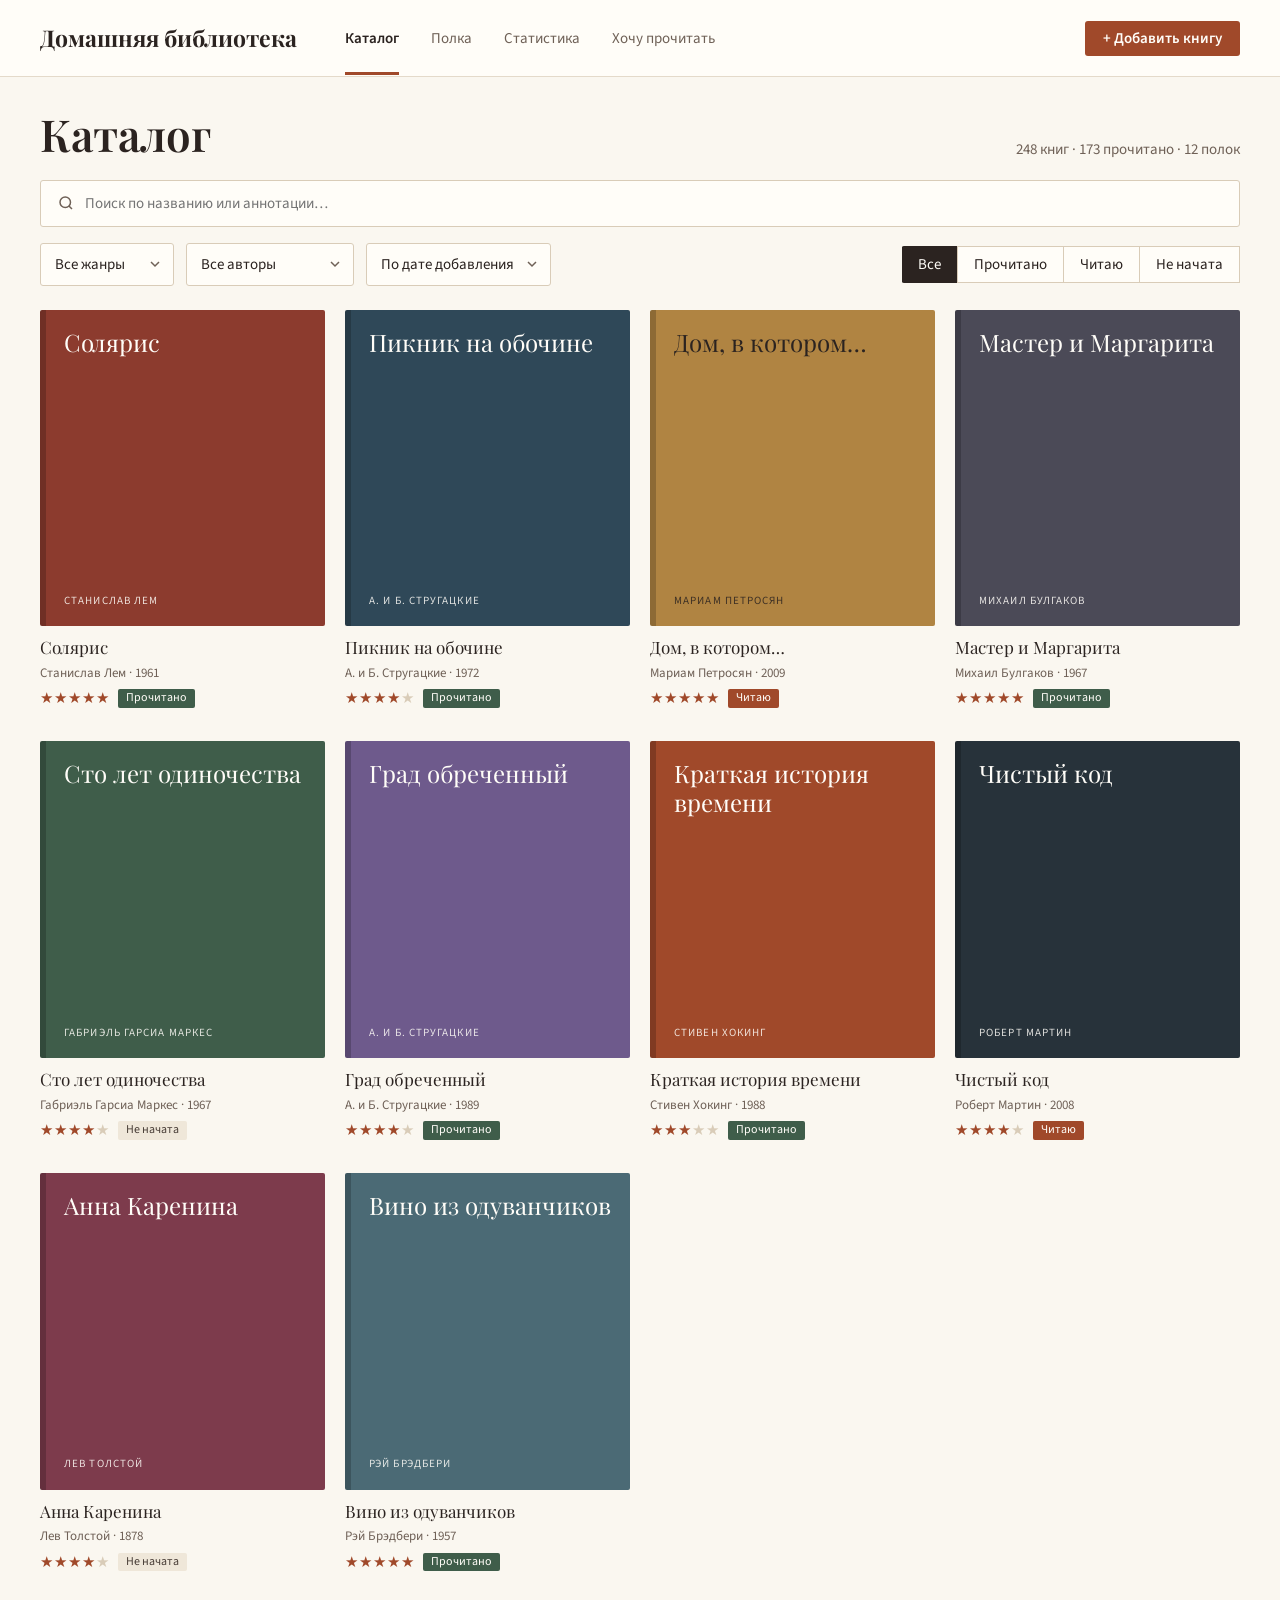
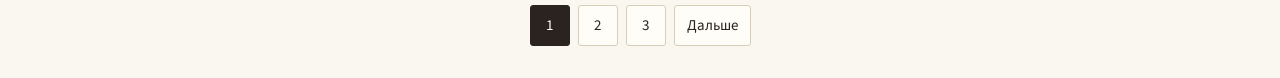
<file: index.html>
<!DOCTYPE html>
<html lang="ru">
<head>
  <meta charset="UTF-8">
  <meta name="viewport" content="width=device-width, initial-scale=1.0">
  <title>Каталог — Домашняя библиотека</title>
  <link rel="stylesheet" href="https://fonts.googleapis.com/css2?family=Playfair+Display:wght@500;600;700&family=Source+Sans+3:wght@400;600&display=swap">
  <link rel="stylesheet" href="css/style.css">
</head>
<body>
  <header class="header">
    <div class="container header__inner">
      <a class="logo" href="index.html"><span class="logo__long">Домашняя библиотека</span><span class="logo__short">Моя библиотека</span></a>
      <nav class="nav">
        <a class="nav__link nav__link--active" href="index.html">Каталог</a>
        <a class="nav__link" href="shelf.html">Полка</a>
        <a class="nav__link" href="stats.html">Статистика</a>
        <a class="nav__link" href="reading.html">Хочу прочитать</a>
      </nav>
      <a class="header__add" href="add.html">+<span class="header__add-text"> Добавить<span class="header__add-long"> книгу</span></span></a>
    </div>
  </header>

  <main class="container">
    <div class="page-head">
      <h1 class="page-title">Каталог</h1>
      <p class="muted">248 книг · 173 прочитано<span class="from-1024"> · 12 полок</span></p>
    </div>

    <input class="input search" type="text" placeholder="Поиск по названию или аннотации…">

    <div class="filters">
      <div class="filters__selects">
        <span class="filters__label">Жанр</span>
        <select class="select">
          <option>Все жанры</option>
          <option>Фантастика</option>
          <option>Роман</option>
          <option>Нон-фикшн</option>
          <option>Поэзия</option>
          <option>Детектив</option>
          <option>Техническая</option>
        </select>
        <span class="filters__label">Автор</span>
        <select class="select">
          <option>Все авторы</option>
          <option>Станислав Лем</option>
          <option>А. и Б. Стругацкие</option>
          <option>Михаил Булгаков</option>
          <option>Лев Толстой</option>
        </select>
        <span class="filters__label">Сортировка</span>
        <select class="select">
          <option>По дате добавления</option>
          <option>По названию</option>
          <option>По автору</option>
          <option>По оценке</option>
        </select>
      </div>
      <div class="tabs">
        <button class="tabs__btn tabs__btn--active" data-status="all">Все</button>
        <button class="tabs__btn" data-status="read">Прочитано</button>
        <button class="tabs__btn" data-status="reading">Читаю</button>
        <button class="tabs__btn" data-status="new">Не начата</button>
        <button class="tabs__btn tabs__more">Фильтры</button>
      </div>
    </div>

    <div class="books">
      <a class="book-card" href="book.html" data-status="read">
        <div class="cover c1"><span class="cover__title">Солярис</span><span class="cover__author">Станислав Лем</span></div>
        <span class="book-card__title">Солярис</span>
        <p class="book-card__meta">Станислав Лем · 1961</p>
        <div class="book-card__row"><span class="stars">★★★★★</span><span class="tag">Прочитано</span></div>
      </a>
      <a class="book-card" href="book.html" data-status="read">
        <div class="cover c2"><span class="cover__title">Пикник на обочине</span><span class="cover__author">А. и Б. Стругацкие</span></div>
        <span class="book-card__title">Пикник на обочине</span>
        <p class="book-card__meta">А. и Б. Стругацкие · 1972</p>
        <div class="book-card__row"><span class="stars">★★★★<span>★</span></span><span class="tag">Прочитано</span></div>
      </a>
      <a class="book-card" href="book.html" data-status="reading">
        <div class="cover c3"><span class="cover__title">Дом, в котором…</span><span class="cover__author">Мариам Петросян</span></div>
        <span class="book-card__title">Дом, в котором…</span>
        <p class="book-card__meta">Мариам Петросян · 2009</p>
        <div class="book-card__row"><span class="stars">★★★★★</span><span class="tag tag--reading">Читаю</span></div>
      </a>
      <a class="book-card" href="book.html" data-status="read">
        <div class="cover c4"><span class="cover__title">Мастер и Маргарита</span><span class="cover__author">Михаил Булгаков</span></div>
        <span class="book-card__title">Мастер и Маргарита</span>
        <p class="book-card__meta">Михаил Булгаков · 1967</p>
        <div class="book-card__row"><span class="stars">★★★★★</span><span class="tag">Прочитано</span></div>
      </a>
      <a class="book-card" href="book.html" data-status="new">
        <div class="cover c5"><span class="cover__title">Сто лет одиночества</span><span class="cover__author">Габриэль Гарсиа Маркес</span></div>
        <span class="book-card__title">Сто лет одиночества</span>
        <p class="book-card__meta">Габриэль Гарсиа Маркес · 1967</p>
        <div class="book-card__row"><span class="stars">★★★★<span>★</span></span><span class="tag tag--new">Не начата</span></div>
      </a>
      <a class="book-card" href="book.html" data-status="read">
        <div class="cover c6"><span class="cover__title">Град обреченный</span><span class="cover__author">А. и Б. Стругацкие</span></div>
        <span class="book-card__title">Град обреченный</span>
        <p class="book-card__meta">А. и Б. Стругацкие · 1989</p>
        <div class="book-card__row"><span class="stars">★★★★<span>★</span></span><span class="tag">Прочитано</span></div>
      </a>
      <a class="book-card" href="book.html" data-status="read">
        <div class="cover c7"><span class="cover__title">Краткая история времени</span><span class="cover__author">Стивен Хокинг</span></div>
        <span class="book-card__title">Краткая история времени</span>
        <p class="book-card__meta">Стивен Хокинг · 1988</p>
        <div class="book-card__row"><span class="stars">★★★<span>★★</span></span><span class="tag">Прочитано</span></div>
      </a>
      <a class="book-card" href="book.html" data-status="reading">
        <div class="cover c8"><span class="cover__title">Чистый код</span><span class="cover__author">Роберт Мартин</span></div>
        <span class="book-card__title">Чистый код</span>
        <p class="book-card__meta">Роберт Мартин · 2008</p>
        <div class="book-card__row"><span class="stars">★★★★<span>★</span></span><span class="tag tag--reading">Читаю</span></div>
      </a>
      <a class="book-card" href="book.html" data-status="new">
        <div class="cover c9"><span class="cover__title">Анна Каренина</span><span class="cover__author">Лев Толстой</span></div>
        <span class="book-card__title">Анна Каренина</span>
        <p class="book-card__meta">Лев Толстой · 1878</p>
        <div class="book-card__row"><span class="stars">★★★★<span>★</span></span><span class="tag tag--new">Не начата</span></div>
      </a>
      <a class="book-card" href="book.html" data-status="read">
        <div class="cover c10"><span class="cover__title">Вино из одуванчиков</span><span class="cover__author">Рэй Брэдбери</span></div>
        <span class="book-card__title">Вино из одуванчиков</span>
        <p class="book-card__meta">Рэй Брэдбери · 1957</p>
        <div class="book-card__row"><span class="stars">★★★★★</span><span class="tag">Прочитано</span></div>
      </a>
    </div>

    <div class="pagination">
      <a class="pagination__active" href="index.html">1</a>
      <a href="index.html">2</a>
      <a href="index.html">3</a>
      <a href="index.html">Дальше</a>
    </div>
  </main>

  <nav class="bottom-nav">
    <a class="bottom-nav__link bottom-nav__link--active" href="index.html"><svg viewBox="0 0 24 24" fill="none" stroke="currentColor" stroke-width="2"><rect x="4" y="4" width="7" height="7"/><rect x="13" y="4" width="7" height="7"/><rect x="4" y="13" width="7" height="7"/><rect x="13" y="13" width="7" height="7"/></svg>Каталог</a>
    <a class="bottom-nav__link" href="shelf.html"><svg viewBox="0 0 24 24" fill="none" stroke="currentColor" stroke-width="2"><path d="M5 4v16M10 4v16M15 6l4 14M3 20h18"/></svg>Полка</a>
    <a class="bottom-nav__link" href="stats.html"><svg viewBox="0 0 24 24" fill="none" stroke="currentColor" stroke-width="2"><path d="M5 20v-8M12 20V5M19 20v-9"/></svg>Статистика</a>
    <a class="bottom-nav__link" href="reading.html"><svg viewBox="0 0 24 24" fill="none" stroke="currentColor" stroke-width="2"><path d="M6 3h12v18l-6-4-6 4z"/></svg>Хочу</a>
  </nav>

  <script src="js/script.js"></script>
</body>
</html>
</file>
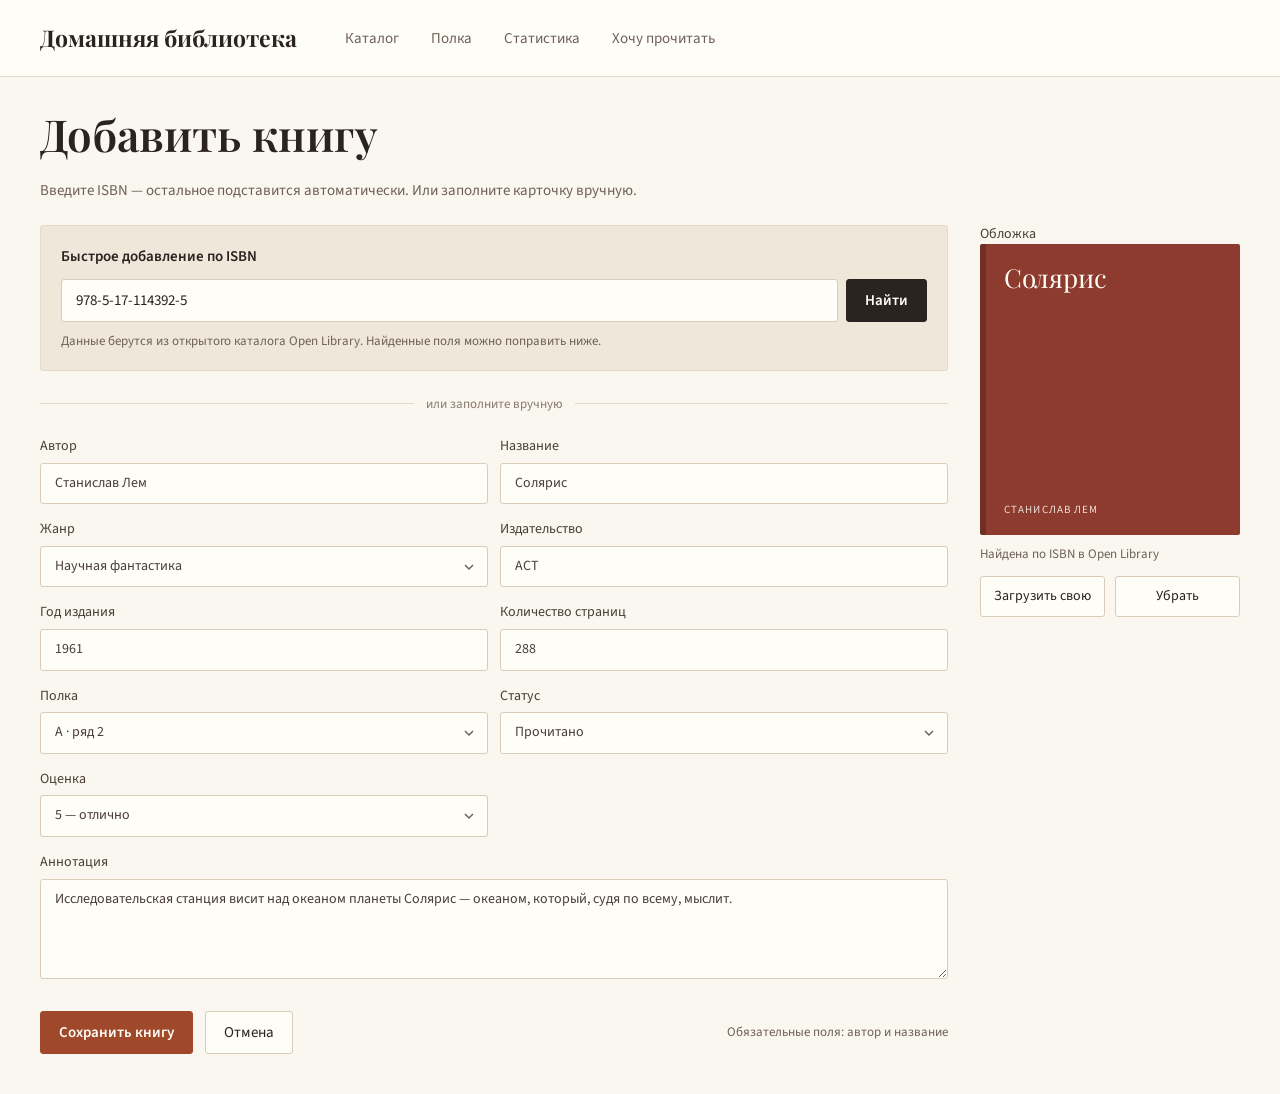
<file: add.html>
<!DOCTYPE html>
<html lang="ru">
<head>
  <meta charset="UTF-8">
  <meta name="viewport" content="width=device-width, initial-scale=1.0">
  <title>Добавить книгу — Домашняя библиотека</title>
  <link rel="stylesheet" href="https://fonts.googleapis.com/css2?family=Playfair+Display:wght@500;600;700&family=Source+Sans+3:wght@400;600&display=swap">
  <link rel="stylesheet" href="css/style.css">
</head>
<body class="inner no-nav">
  <div class="topbar">
    <a class="topbar__link" href="index.html">←</a>
    <span>Новая книга</span>
    <span class="topbar__link"></span>
  </div>

  <header class="header">
    <div class="container header__inner">
      <a class="logo" href="index.html"><span class="logo__long">Домашняя библиотека</span><span class="logo__short">Моя библиотека</span></a>
      <nav class="nav">
        <a class="nav__link" href="index.html">Каталог</a>
        <a class="nav__link" href="shelf.html">Полка</a>
        <a class="nav__link" href="stats.html">Статистика</a>
        <a class="nav__link" href="reading.html">Хочу прочитать</a>
      </nav>
    </div>
  </header>

  <main class="container">
    <div class="page-head">
      <h1 class="page-title">Добавить книгу</h1>
    </div>
    <p class="muted lead">Введите ISBN — остальное подставится автоматически. Или заполните карточку вручную.</p>

    <form class="add" action="index.html">
      <div class="add__main">
        <div class="isbn">
          <p class="isbn__title">Быстрое добавление по ISBN</p>
          <div class="isbn__row">
            <input class="input" type="text" value="978-5-17-114392-5">
            <button class="btn btn--dark" type="button">Найти</button>
            <button class="btn isbn__scan" type="button">Сканировать</button>
          </div>
          <p class="isbn__hint muted">Данные берутся из открытого каталога Open Library. Найденные поля можно поправить ниже.</p>
        </div>

        <p class="divider">или заполните вручную</p>

        <div class="form-grid">
          <label class="field field--main">Автор
            <input class="input" type="text" value="Станислав Лем" required>
          </label>
          <label class="field field--main">Название
            <input class="input" type="text" value="Солярис" required>
          </label>
          <label class="field">Жанр
            <select class="select">
              <option>Научная фантастика</option>
              <option>Роман</option>
              <option>Нон-фикшн</option>
              <option>Поэзия</option>
              <option>Детектив</option>
              <option>Техническая</option>
            </select>
          </label>
          <label class="field">Издательство
            <input class="input" type="text" value="АСТ">
          </label>
          <label class="field">Год издания
            <input class="input" type="number" value="1961">
          </label>
          <label class="field">Количество страниц
            <input class="input" type="number" value="288">
          </label>
          <label class="field">Полка
            <select class="select">
              <option>А · ряд 1</option>
              <option selected>А · ряд 2</option>
              <option>Б · ряд 1</option>
              <option>Б · ряд 2</option>
              <option>В · ряд 1</option>
            </select>
          </label>
          <label class="field">Статус
            <select class="select">
              <option>Прочитано</option>
              <option>Читаю</option>
              <option>Хочу прочитать</option>
            </select>
          </label>
          <label class="field">Оценка
            <select class="select">
              <option>5 — отлично</option>
              <option>4 — хорошо</option>
              <option>3 — нормально</option>
              <option>2 — плохо</option>
              <option>1 — ужасно</option>
            </select>
          </label>
          <label class="field field--wide">Аннотация
            <textarea class="input" rows="4">Исследовательская станция висит над океаном планеты Солярис — океаном, который, судя по всему, мыслит.</textarea>
          </label>
        </div>
      </div>

      <aside class="add__cover">
        <p class="field">Обложка</p>
        <div class="cover cover--big c1"><span class="cover__title">Солярис</span><span class="cover__author">Станислав Лем</span></div>
        <p class="add__found muted">Найдена по ISBN в Open Library</p>
        <div class="add__cover-btns">
          <button class="btn" type="button">Загрузить свою</button>
          <button class="btn" type="button">Убрать</button>
        </div>
      </aside>

      <div class="add__buttons">
        <a class="btn" href="index.html">Отмена</a>
        <button class="btn btn--accent" type="submit">Сохранить книгу</button>
        <span class="add__note muted">Обязательные поля: автор и название</span>
      </div>
    </form>
  </main>

  <script src="js/script.js"></script>
</body>
</html>
</file>
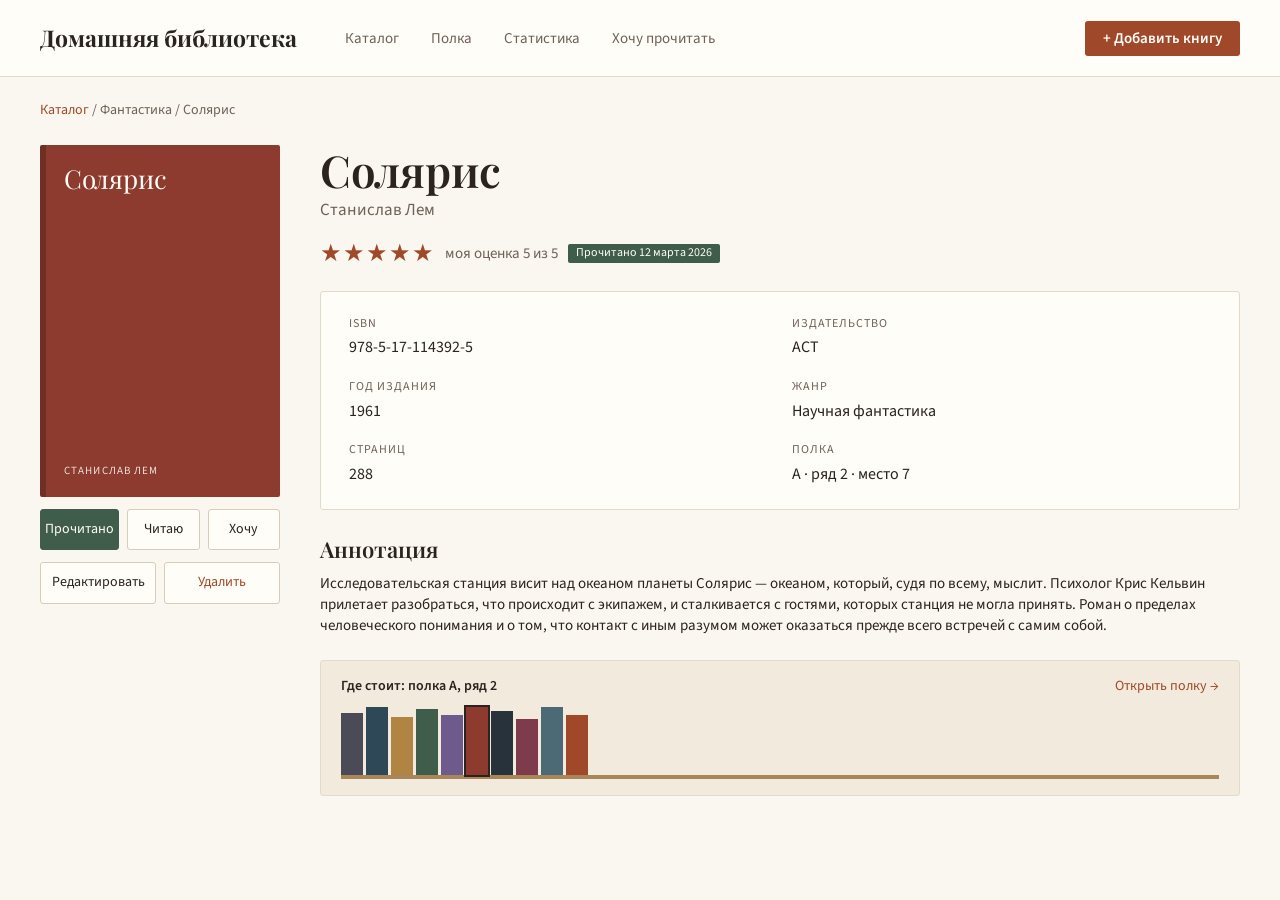
<file: book.html>
<!DOCTYPE html>
<html lang="ru">
<head>
  <meta charset="UTF-8">
  <meta name="viewport" content="width=device-width, initial-scale=1.0">
  <title>Солярис — Домашняя библиотека</title>
  <link rel="stylesheet" href="https://fonts.googleapis.com/css2?family=Playfair+Display:wght@500;600;700&family=Source+Sans+3:wght@400;600&display=swap">
  <link rel="stylesheet" href="css/style.css">
</head>
<body class="inner">
  <div class="topbar">
    <a class="topbar__link" href="index.html">←</a>
    <span>Книга</span>
    <a class="topbar__link topbar__link--accent" href="add.html">✎</a>
  </div>

  <header class="header">
    <div class="container header__inner">
      <a class="logo" href="index.html"><span class="logo__long">Домашняя библиотека</span><span class="logo__short">Моя библиотека</span></a>
      <nav class="nav">
        <a class="nav__link" href="index.html">Каталог</a>
        <a class="nav__link" href="shelf.html">Полка</a>
        <a class="nav__link" href="stats.html">Статистика</a>
        <a class="nav__link" href="reading.html">Хочу прочитать</a>
      </nav>
      <a class="header__add" href="add.html">+<span class="header__add-text"> Добавить<span class="header__add-long"> книгу</span></span></a>
    </div>
  </header>

  <main class="container">
    <p class="breadcrumbs"><a href="index.html">Каталог</a> / Фантастика / Солярис</p>

    <div class="book">
      <div class="book__aside">
        <div class="cover cover--big c1"><span class="cover__title">Солярис</span><span class="cover__author">Станислав Лем</span></div>
        <div class="status">
          <button class="btn status__btn status__btn--active">Прочитано</button>
          <button class="btn status__btn">Читаю</button>
          <button class="btn status__btn">Хочу</button>
        </div>
        <div class="book__actions">
          <a class="btn" href="add.html">Редактировать</a>
          <button class="btn btn--danger">Удалить</button>
        </div>
      </div>

      <div class="book__main">
        <h1 class="book__title">Солярис</h1>
        <p class="book__author">Станислав Лем</p>
        <div class="book__rating">
          <span class="stars stars--big">★★★★★</span>
          <span class="muted">моя оценка 5 из 5</span>
          <span class="tag">Прочитано 12 марта 2026</span>
        </div>

        <dl class="props">
          <div class="props__item"><dt>ISBN</dt><dd>978-5-17-114392-5</dd></div>
          <div class="props__item"><dt>Издательство</dt><dd>АСТ</dd></div>
          <div class="props__item"><dt>Год издания</dt><dd>1961</dd></div>
          <div class="props__item"><dt>Жанр</dt><dd>Научная фантастика</dd></div>
          <div class="props__item"><dt>Страниц</dt><dd>288</dd></div>
          <div class="props__item"><dt>Полка</dt><dd>А · ряд 2 · место 7</dd></div>
        </dl>

        <h2 class="section-title">Аннотация</h2>
        <p class="annotation">Исследовательская станция висит над океаном планеты Солярис — океаном, который, судя по всему, мыслит. Психолог Крис Кельвин прилетает разобраться, что происходит с экипажем, и сталкивается с гостями, которых станция не могла принять. Роман о пределах человеческого понимания и о том, что контакт с иным разумом может оказаться прежде всего встречей с самим собой.</p>

        <div class="where">
          <div class="where__head">
            <span>Где стоит: полка А, ряд 2</span>
            <a href="shelf.html">Открыть полку →</a>
          </div>
          <div class="mini-shelf">
            <span class="c4" style="height: 62px"></span>
            <span class="g2" style="height: 68px"></span>
            <span class="g4" style="height: 58px"></span>
            <span class="g3" style="height: 66px"></span>
            <span class="g5" style="height: 60px"></span>
            <span class="g1 mini-shelf__current" style="height: 68px"></span>
            <span class="g6" style="height: 64px"></span>
            <span class="c9" style="height: 56px"></span>
            <span class="c10" style="height: 68px"></span>
            <span class="c7" style="height: 60px"></span>
          </div>
        </div>
      </div>
    </div>
  </main>

  <nav class="bottom-nav">
    <a class="bottom-nav__link bottom-nav__link--active" href="index.html"><svg viewBox="0 0 24 24" fill="none" stroke="currentColor" stroke-width="2"><rect x="4" y="4" width="7" height="7"/><rect x="13" y="4" width="7" height="7"/><rect x="4" y="13" width="7" height="7"/><rect x="13" y="13" width="7" height="7"/></svg>Каталог</a>
    <a class="bottom-nav__link" href="shelf.html"><svg viewBox="0 0 24 24" fill="none" stroke="currentColor" stroke-width="2"><path d="M5 4v16M10 4v16M15 6l4 14M3 20h18"/></svg>Полка</a>
    <a class="bottom-nav__link" href="stats.html"><svg viewBox="0 0 24 24" fill="none" stroke="currentColor" stroke-width="2"><path d="M5 20v-8M12 20V5M19 20v-9"/></svg>Статистика</a>
    <a class="bottom-nav__link" href="reading.html"><svg viewBox="0 0 24 24" fill="none" stroke="currentColor" stroke-width="2"><path d="M6 3h12v18l-6-4-6 4z"/></svg>Хочу</a>
  </nav>

  <script src="js/script.js"></script>
</body>
</html>
</file>
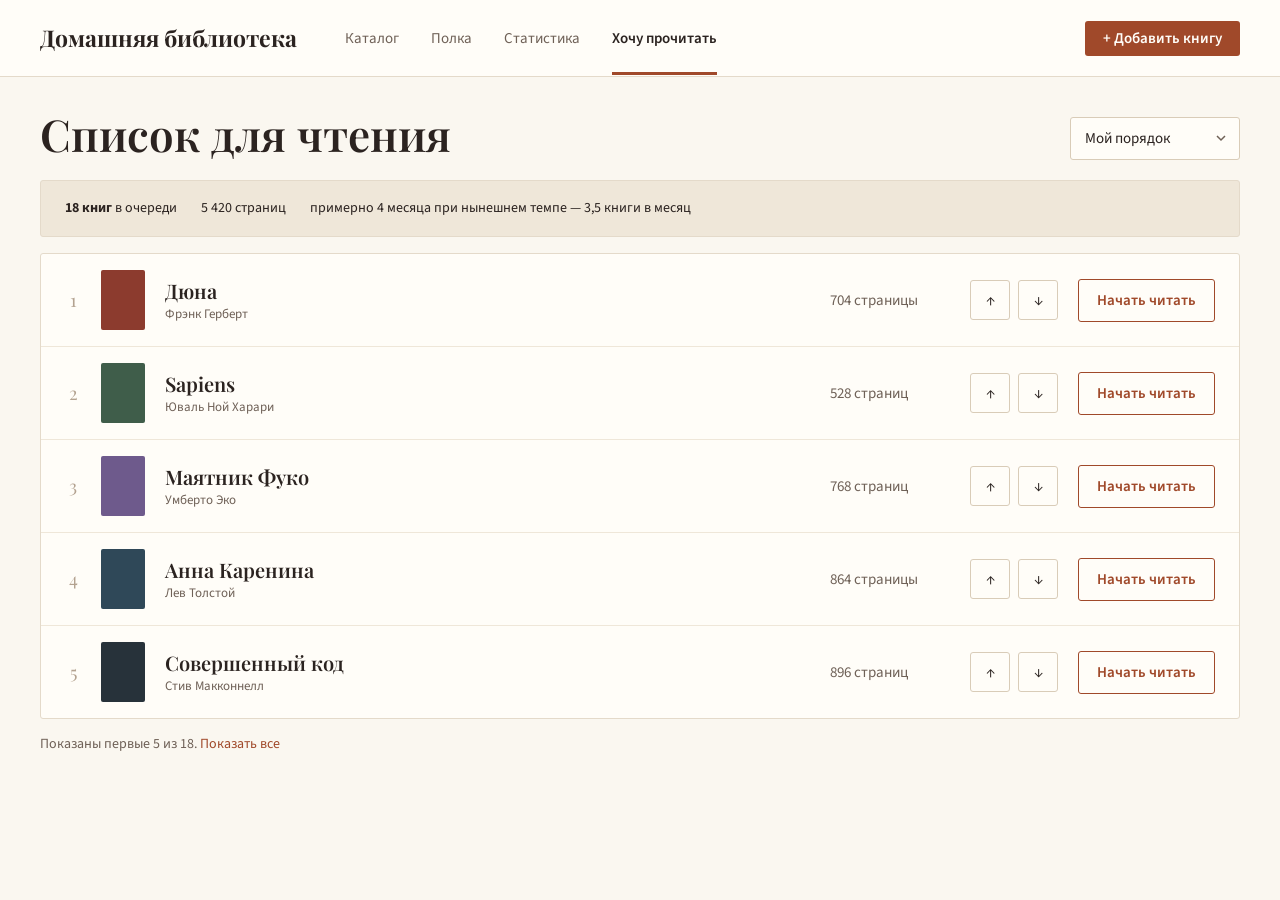
<file: reading.html>
<!DOCTYPE html>
<html lang="ru">
<head>
  <meta charset="UTF-8">
  <meta name="viewport" content="width=device-width, initial-scale=1.0">
  <title>Список для чтения — Домашняя библиотека</title>
  <link rel="stylesheet" href="https://fonts.googleapis.com/css2?family=Playfair+Display:wght@500;600;700&family=Source+Sans+3:wght@400;600&display=swap">
  <link rel="stylesheet" href="css/style.css">
</head>
<body>
  <header class="header">
    <div class="container header__inner">
      <a class="logo" href="index.html"><span class="logo__long">Домашняя библиотека</span><span class="logo__short">Моя библиотека</span></a>
      <nav class="nav">
        <a class="nav__link" href="index.html">Каталог</a>
        <a class="nav__link" href="shelf.html">Полка</a>
        <a class="nav__link" href="stats.html">Статистика</a>
        <a class="nav__link nav__link--active" href="reading.html">Хочу прочитать</a>
      </nav>
      <a class="header__add" href="add.html">+<span class="header__add-text"> Добавить<span class="header__add-long"> книгу</span></span></a>
    </div>
  </header>

  <main class="container">
    <div class="page-head">
      <h1 class="page-title">Список для чтения</h1>
      <select class="select">
        <option>Мой порядок</option>
        <option>По объёму</option>
        <option>По автору</option>
      </select>
    </div>

    <div class="summary">
      <span><b>18 книг</b> в очереди</span>
      <span>5 420 страниц</span>
      <span>примерно 4 месяца при нынешнем темпе — 3,5 книги в месяц</span>
      <span class="summary__hint muted">Порядок меняется стрелками</span>
    </div>

    <ol class="queue">
      <li class="queue__item">
        <span class="queue__cover c1"></span>
        <div class="queue__info">
          <a class="queue__title" href="book.html">Дюна</a>
          <span class="queue__author">Фрэнк Герберт</span>
          <span class="queue__meta">704 страницы · Полка А · ряд 1</span>
        </div>
        <span class="queue__pages">704 страницы</span>
        <span class="queue__place">Полка А · ряд 1</span>
        <div class="queue__arrows">
          <button class="arrow" data-dir="up">↑</button>
          <button class="arrow" data-dir="down">↓</button>
        </div>
        <button class="btn btn--outline queue__start">Начать читать</button>
      </li>
      <li class="queue__item">
        <span class="queue__cover c5"></span>
        <div class="queue__info">
          <a class="queue__title" href="book.html">Sapiens</a>
          <span class="queue__author">Юваль Ной Харари</span>
          <span class="queue__meta">528 страниц · Полка В · ряд 1</span>
        </div>
        <span class="queue__pages">528 страниц</span>
        <span class="queue__place">Полка В · ряд 1</span>
        <div class="queue__arrows">
          <button class="arrow" data-dir="up">↑</button>
          <button class="arrow" data-dir="down">↓</button>
        </div>
        <button class="btn btn--outline queue__start">Начать читать</button>
      </li>
      <li class="queue__item">
        <span class="queue__cover c6"></span>
        <div class="queue__info">
          <a class="queue__title" href="book.html">Маятник Фуко</a>
          <span class="queue__author">Умберто Эко</span>
          <span class="queue__meta">768 страниц · Полка Б · ряд 2</span>
        </div>
        <span class="queue__pages">768 страниц</span>
        <span class="queue__place">Полка Б · ряд 2</span>
        <div class="queue__arrows">
          <button class="arrow" data-dir="up">↑</button>
          <button class="arrow" data-dir="down">↓</button>
        </div>
        <button class="btn btn--outline queue__start">Начать читать</button>
      </li>
      <li class="queue__item">
        <span class="queue__cover c2"></span>
        <div class="queue__info">
          <a class="queue__title" href="book.html">Анна Каренина</a>
          <span class="queue__author">Лев Толстой</span>
          <span class="queue__meta">864 страницы · Полка А · ряд 2</span>
        </div>
        <span class="queue__pages">864 страницы</span>
        <span class="queue__place">Полка А · ряд 2</span>
        <div class="queue__arrows">
          <button class="arrow" data-dir="up">↑</button>
          <button class="arrow" data-dir="down">↓</button>
        </div>
        <button class="btn btn--outline queue__start">Начать читать</button>
      </li>
      <li class="queue__item">
        <span class="queue__cover c8"></span>
        <div class="queue__info">
          <a class="queue__title" href="book.html">Совершенный код</a>
          <span class="queue__author">Стив Макконнелл</span>
          <span class="queue__meta">896 страниц · Полка В · ряд 1</span>
        </div>
        <span class="queue__pages">896 страниц</span>
        <span class="queue__place">Полка В · ряд 1</span>
        <div class="queue__arrows">
          <button class="arrow" data-dir="up">↑</button>
          <button class="arrow" data-dir="down">↓</button>
        </div>
        <button class="btn btn--outline queue__start">Начать читать</button>
      </li>
    </ol>

    <p class="more">Показаны первые 5 из 18. <a href="reading.html">Показать все</a></p>
  </main>

  <nav class="bottom-nav">
    <a class="bottom-nav__link" href="index.html"><svg viewBox="0 0 24 24" fill="none" stroke="currentColor" stroke-width="2"><rect x="4" y="4" width="7" height="7"/><rect x="13" y="4" width="7" height="7"/><rect x="4" y="13" width="7" height="7"/><rect x="13" y="13" width="7" height="7"/></svg>Каталог</a>
    <a class="bottom-nav__link" href="shelf.html"><svg viewBox="0 0 24 24" fill="none" stroke="currentColor" stroke-width="2"><path d="M5 4v16M10 4v16M15 6l4 14M3 20h18"/></svg>Полка</a>
    <a class="bottom-nav__link" href="stats.html"><svg viewBox="0 0 24 24" fill="none" stroke="currentColor" stroke-width="2"><path d="M5 20v-8M12 20V5M19 20v-9"/></svg>Статистика</a>
    <a class="bottom-nav__link bottom-nav__link--active" href="reading.html"><svg viewBox="0 0 24 24" fill="none" stroke="currentColor" stroke-width="2"><path d="M6 3h12v18l-6-4-6 4z"/></svg>Хочу</a>
  </nav>

  <script src="js/script.js"></script>
</body>
</html>
</file>
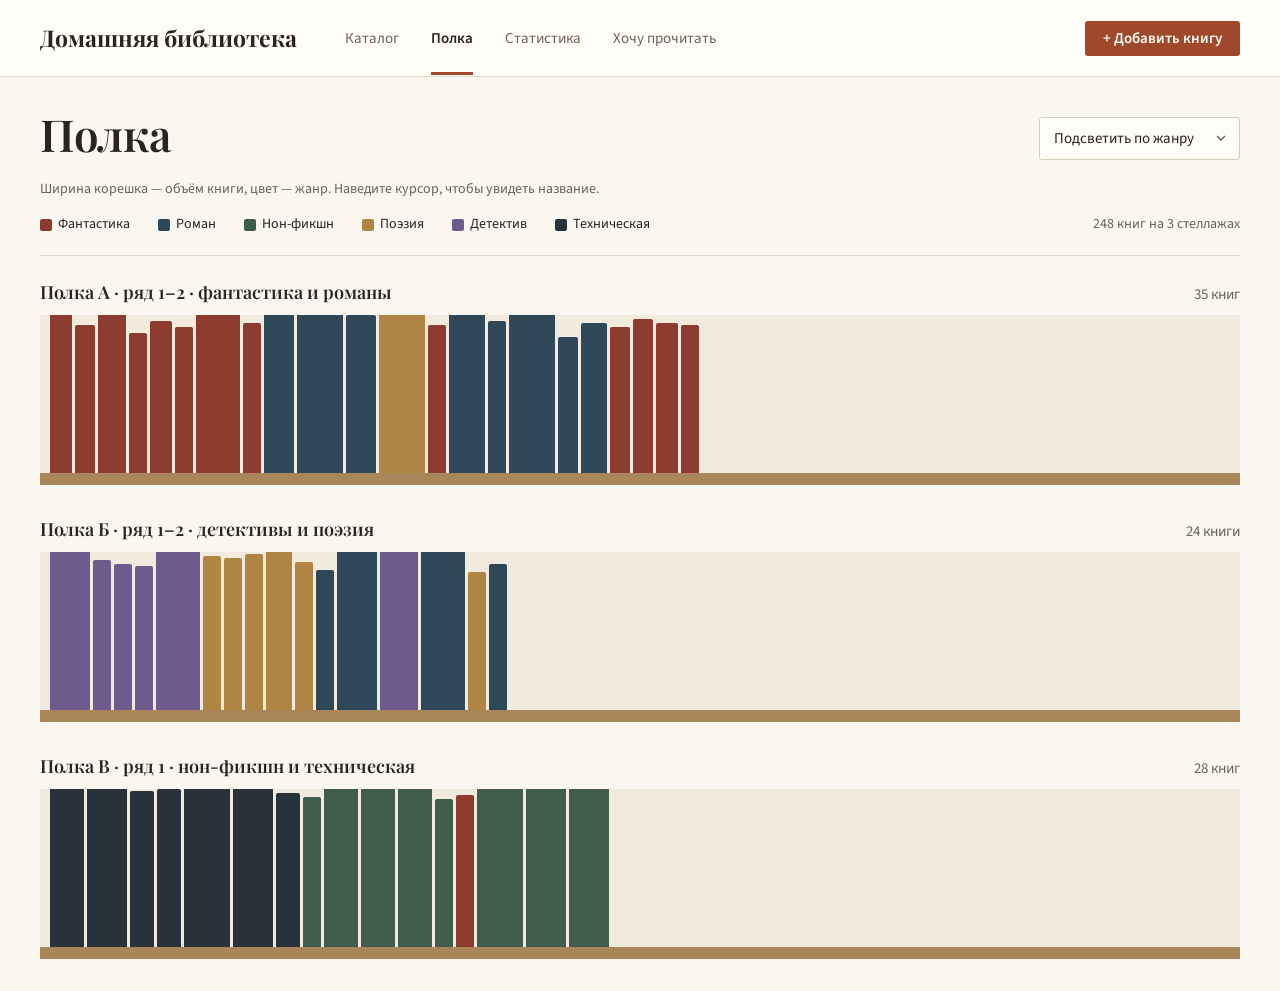
<file: shelf.html>
<!DOCTYPE html>
<html lang="ru">
<head>
  <meta charset="UTF-8">
  <meta name="viewport" content="width=device-width, initial-scale=1.0">
  <title>Полка — Домашняя библиотека</title>
  <link rel="stylesheet" href="https://fonts.googleapis.com/css2?family=Playfair+Display:wght@500;600;700&family=Source+Sans+3:wght@400;600&display=swap">
  <link rel="stylesheet" href="css/style.css">
</head>
<body>
  <header class="header">
    <div class="container header__inner">
      <a class="logo" href="index.html"><span class="logo__long">Домашняя библиотека</span><span class="logo__short">Моя библиотека</span></a>
      <nav class="nav">
        <a class="nav__link" href="index.html">Каталог</a>
        <a class="nav__link nav__link--active" href="shelf.html">Полка</a>
        <a class="nav__link" href="stats.html">Статистика</a>
        <a class="nav__link" href="reading.html">Хочу прочитать</a>
      </nav>
      <a class="header__add" href="add.html">+<span class="header__add-text"> Добавить<span class="header__add-long"> книгу</span></span></a>
    </div>
  </header>

  <main class="container">
    <div class="page-head">
      <h1 class="page-title">Полка</h1>
      <select class="select shelf-select">
        <option>Подсветить по жанру</option>
        <option>Подсветить по статусу</option>
        <option>Подсветить по оценке</option>
      </select>
    </div>
    <p class="page-text">Ширина корешка — объём книги, цвет — жанр. Наведите курсор, чтобы увидеть название.</p>

    <div class="legend">
      <span class="legend__item"><span class="legend__dot g1"></span>Фантастика</span>
      <span class="legend__item"><span class="legend__dot g2"></span>Роман</span>
      <span class="legend__item"><span class="legend__dot g3"></span>Нон-фикшн</span>
      <span class="legend__item"><span class="legend__dot g4"></span>Поэзия</span>
      <span class="legend__item"><span class="legend__dot g5"></span>Детектив</span>
      <span class="legend__item"><span class="legend__dot g6"></span>Техническая</span>
      <span class="legend__total">248 книг на 3 стеллажах</span>
    </div>

    <section class="shelf">
      <div class="shelf__head">
        <h2 class="shelf__title">Полка А<span class="shelf__extra"> · ряд 1–2 · фантастика и романы</span></h2>
        <span class="muted">35 книг</span>
      </div>
      <div class="shelf__books">
        <a class="spine g1" href="book.html" title="Солярис — Станислав Лем" style="width: 22px; height: 160px"></a>
        <a class="spine g1" href="book.html" title="Непобедимый — Станислав Лем" style="width: 20px; height: 148px"></a>
        <a class="spine g1" href="book.html" title="Пикник на обочине — А. и Б. Стругацкие" style="width: 28px; height: 160px"></a>
        <a class="spine g1" href="book.html" title="Трудно быть богом — А. и Б. Стругацкие" style="width: 18px; height: 140px"></a>
        <a class="spine g1" href="book.html" title="Град обреченный — А. и Б. Стругацкие" style="width: 22px; height: 152px"></a>
        <a class="spine g1" href="book.html" title="Понедельник начинается в субботу — А. и Б. Стругацкие" style="width: 18px; height: 146px"></a>
        <a class="spine g1" href="book.html" title="Дюна — Фрэнк Герберт" style="width: 44px; height: 160px"></a>
        <a class="spine g1" href="book.html" title="Вино из одуванчиков — Рэй Брэдбери" style="width: 18px; height: 150px"></a>
        <a class="spine g2" href="book.html" title="Мастер и Маргарита — Михаил Булгаков" style="width: 30px; height: 160px"></a>
        <a class="spine g2" href="book.html" title="Анна Каренина — Лев Толстой" style="width: 46px; height: 160px"></a>
        <a class="spine g2" href="book.html" title="Сто лет одиночества — Габриэль Гарсиа Маркес" style="width: 30px; height: 158px"></a>
        <a class="spine g4" href="book.html" title="Дом, в котором… — Мариам Петросян" style="width: 46px; height: 160px"></a>
        <a class="spine g1" href="book.html" title="Гиперион — Дэн Симмонс" style="width: 18px; height: 148px"></a>
        <a class="spine g2" href="book.html" title="Война и мир — Лев Толстой" style="width: 36px; height: 160px"></a>
        <a class="spine g2" href="book.html" title="Идиот — Фёдор Достоевский" style="width: 18px; height: 152px"></a>
        <a class="spine g2" href="book.html" title="Братья Карамазовы — Фёдор Достоевский" style="width: 46px; height: 160px"></a>
        <a class="spine g2" href="book.html" title="Шум и ярость — Уильям Фолкнер" style="width: 20px; height: 136px"></a>
        <a class="spine g2" href="book.html" title="Обломов — Иван Гончаров" style="width: 26px; height: 150px"></a>
        <a class="spine g1" href="book.html" title="Основание — Айзек Азимов" style="width: 20px; height: 146px"></a>
        <a class="spine g1" href="book.html" title="Марсианские хроники — Рэй Брэдбери" style="width: 20px; height: 154px"></a>
        <a class="spine g1" href="book.html" title="Нейромант — Уильям Гибсон" style="width: 22px; height: 150px"></a>
        <a class="spine g1" href="book.html" title="451 градус по Фаренгейту — Рэй Брэдбери" style="width: 18px; height: 148px"></a>
      </div>
      <p class="shelf__hint">Проведите вбок, чтобы увидеть остальные</p>
    </section>

    <section class="shelf">
      <div class="shelf__head">
        <h2 class="shelf__title">Полка Б<span class="shelf__extra"> · ряд 1–2 · детективы и поэзия</span></h2>
        <span class="muted">24 книги</span>
      </div>
      <div class="shelf__books">
        <a class="spine g5" href="book.html" title="Маятник Фуко — Умберто Эко" style="width: 40px; height: 160px"></a>
        <a class="spine g5" href="book.html" title="Убийство в Восточном экспрессе — Агата Кристи" style="width: 18px; height: 150px"></a>
        <a class="spine g5" href="book.html" title="Десять негритят — Агата Кристи" style="width: 18px; height: 146px"></a>
        <a class="spine g5" href="book.html" title="Собака Баскервилей — Артур Конан Дойл" style="width: 18px; height: 144px"></a>
        <a class="spine g5" href="book.html" title="Имя розы — Умберто Эко" style="width: 44px; height: 160px"></a>
        <a class="spine g4" href="book.html" title="Стихотворения — Анна Ахматова" style="width: 18px; height: 154px"></a>
        <a class="spine g4" href="book.html" title="Стихотворения — Марина Цветаева" style="width: 18px; height: 152px"></a>
        <a class="spine g4" href="book.html" title="Стихотворения — Борис Пастернак" style="width: 18px; height: 156px"></a>
        <a class="spine g4" href="book.html" title="Стихотворения — Осип Мандельштам" style="width: 26px; height: 160px"></a>
        <a class="spine g4" href="book.html" title="Евгений Онегин — Александр Пушкин" style="width: 18px; height: 148px"></a>
        <a class="spine g2" href="book.html" title="Преступление и наказание — Фёдор Достоевский" style="width: 18px; height: 140px"></a>
        <a class="spine g2" href="book.html" title="Анна Каренина — Лев Толстой" style="width: 40px; height: 160px"></a>
        <a class="spine g5" href="book.html" title="Шерлок Холмс — Артур Конан Дойл" style="width: 38px; height: 160px"></a>
        <a class="spine g2" href="book.html" title="Белая гвардия — Михаил Булгаков" style="width: 44px; height: 160px"></a>
        <a class="spine g4" href="book.html" title="Лирика — Сергей Есенин" style="width: 18px; height: 138px"></a>
        <a class="spine g2" href="book.html" title="Отцы и дети — Иван Тургенев" style="width: 18px; height: 146px"></a>
      </div>
      <p class="shelf__hint">Проведите вбок, чтобы увидеть остальные</p>
    </section>

    <section class="shelf">
      <div class="shelf__head">
        <h2 class="shelf__title">Полка В<span class="shelf__extra"> · ряд 1 · нон-фикшн и техническая</span></h2>
        <span class="muted">28 книг</span>
      </div>
      <div class="shelf__books">
        <a class="spine g6" href="book.html" title="Совершенный код — Стив Макконнелл" style="width: 34px; height: 160px"></a>
        <a class="spine g6" href="book.html" title="Чистый код — Роберт Мартин" style="width: 40px; height: 160px"></a>
        <a class="spine g6" href="book.html" title="Рефакторинг — Мартин Фаулер" style="width: 24px; height: 156px"></a>
        <a class="spine g6" href="book.html" title="Грокаем алгоритмы — Адитья Бхаргава" style="width: 24px; height: 158px"></a>
        <a class="spine g6" href="book.html" title="Паттерны проектирования — Банда четырёх" style="width: 46px; height: 160px"></a>
        <a class="spine g6" href="book.html" title="Структура и интерпретация программ — Абельсон, Сассман" style="width: 40px; height: 160px"></a>
        <a class="spine g6" href="book.html" title="Компьютерные сети — Эндрю Таненбаум" style="width: 24px; height: 154px"></a>
        <a class="spine g3" href="book.html" title="Думай медленно… решай быстро — Даниэль Канеман" style="width: 18px; height: 150px"></a>
        <a class="spine g3" href="book.html" title="Sapiens — Юваль Ной Харари" style="width: 34px; height: 160px"></a>
        <a class="spine g3" href="book.html" title="Ружья, микробы и сталь — Джаред Даймонд" style="width: 34px; height: 160px"></a>
        <a class="spine g3" href="book.html" title="Эгоистичный ген — Ричард Докинз" style="width: 34px; height: 160px"></a>
        <a class="spine g3" href="book.html" title="Краткая история времени — Стивен Хокинг" style="width: 18px; height: 148px"></a>
        <a class="spine g1" href="book.html" title="Солярис — Станислав Лем" style="width: 18px; height: 152px"></a>
        <a class="spine g3" href="book.html" title="Происхождение видов — Чарльз Дарвин" style="width: 46px; height: 160px"></a>
        <a class="spine g3" href="book.html" title="Антихрупкость — Нассим Талеб" style="width: 40px; height: 160px"></a>
        <a class="spine g3" href="book.html" title="Сила привычки — Чарльз Дахигг" style="width: 40px; height: 160px"></a>
      </div>
      <p class="shelf__hint">Проведите вбок, чтобы увидеть остальные</p>
    </section>
  </main>

  <nav class="bottom-nav">
    <a class="bottom-nav__link" href="index.html"><svg viewBox="0 0 24 24" fill="none" stroke="currentColor" stroke-width="2"><rect x="4" y="4" width="7" height="7"/><rect x="13" y="4" width="7" height="7"/><rect x="4" y="13" width="7" height="7"/><rect x="13" y="13" width="7" height="7"/></svg>Каталог</a>
    <a class="bottom-nav__link bottom-nav__link--active" href="shelf.html"><svg viewBox="0 0 24 24" fill="none" stroke="currentColor" stroke-width="2"><path d="M5 4v16M10 4v16M15 6l4 14M3 20h18"/></svg>Полка</a>
    <a class="bottom-nav__link" href="stats.html"><svg viewBox="0 0 24 24" fill="none" stroke="currentColor" stroke-width="2"><path d="M5 20v-8M12 20V5M19 20v-9"/></svg>Статистика</a>
    <a class="bottom-nav__link" href="reading.html"><svg viewBox="0 0 24 24" fill="none" stroke="currentColor" stroke-width="2"><path d="M6 3h12v18l-6-4-6 4z"/></svg>Хочу</a>
  </nav>

  <script src="js/script.js"></script>
</body>
</html>
</file>
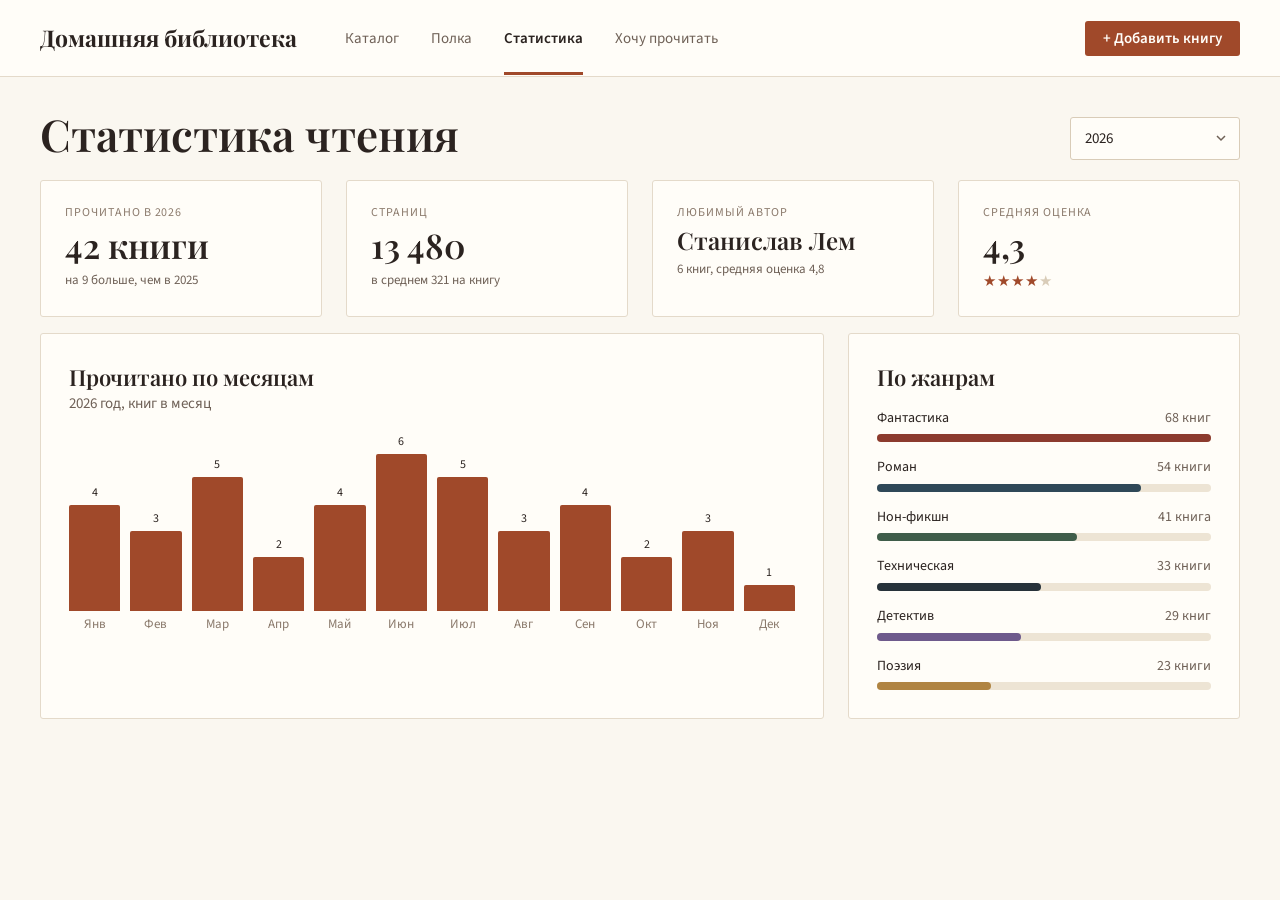
<file: stats.html>
<!DOCTYPE html>
<html lang="ru">
<head>
  <meta charset="UTF-8">
  <meta name="viewport" content="width=device-width, initial-scale=1.0">
  <title>Статистика — Домашняя библиотека</title>
  <link rel="stylesheet" href="https://fonts.googleapis.com/css2?family=Playfair+Display:wght@500;600;700&family=Source+Sans+3:wght@400;600&display=swap">
  <link rel="stylesheet" href="css/style.css">
</head>
<body>
  <header class="header">
    <div class="container header__inner">
      <a class="logo" href="index.html"><span class="logo__long">Домашняя библиотека</span><span class="logo__short">Моя библиотека</span></a>
      <nav class="nav">
        <a class="nav__link" href="index.html">Каталог</a>
        <a class="nav__link" href="shelf.html">Полка</a>
        <a class="nav__link nav__link--active" href="stats.html">Статистика</a>
        <a class="nav__link" href="reading.html">Хочу прочитать</a>
      </nav>
      <a class="header__add" href="add.html">+<span class="header__add-text"> Добавить<span class="header__add-long"> книгу</span></span></a>
    </div>
  </header>

  <main class="container">
    <div class="page-head">
      <h1 class="page-title">Статистика чтения</h1>
      <select class="select">
        <option>2026</option>
        <option>2025</option>
        <option>2024</option>
      </select>
    </div>

    <div class="tiles">
      <div class="tile">
        <p class="tile__label">Прочитано в 2026</p>
        <p class="tile__value">42 книги</p>
        <p class="tile__note">на 9 больше, чем в 2025</p>
      </div>
      <div class="tile">
        <p class="tile__label">Страниц</p>
        <p class="tile__value">13 480</p>
        <p class="tile__note">в среднем 321 на книгу</p>
      </div>
      <div class="tile">
        <p class="tile__label">Любимый автор</p>
        <p class="tile__value tile__value--name">Станислав Лем</p>
        <p class="tile__note">6 книг, средняя оценка 4,8</p>
      </div>
      <div class="tile">
        <p class="tile__label">Средняя оценка</p>
        <p class="tile__value">4,3</p>
        <p class="stars">★★★★<span>★</span></p>
      </div>
    </div>

    <div class="panels">
      <section class="panel">
        <h2 class="panel__title">Прочитано по месяцам</h2>
        <p class="muted">2026 год, книг в месяц</p>
        <div class="chart">
          <div class="chart__col">4<div class="chart__bar" style="height: 53%"></div><span class="chart__month">Янв</span></div>
          <div class="chart__col">3<div class="chart__bar" style="height: 40%"></div><span class="chart__month">Фев</span></div>
          <div class="chart__col">5<div class="chart__bar" style="height: 67%"></div><span class="chart__month">Мар</span></div>
          <div class="chart__col">2<div class="chart__bar" style="height: 27%"></div><span class="chart__month">Апр</span></div>
          <div class="chart__col">4<div class="chart__bar" style="height: 53%"></div><span class="chart__month">Май</span></div>
          <div class="chart__col">6<div class="chart__bar" style="height: 80%"></div><span class="chart__month">Июн</span></div>
          <div class="chart__col">5<div class="chart__bar" style="height: 67%"></div><span class="chart__month">Июл</span></div>
          <div class="chart__col">3<div class="chart__bar" style="height: 40%"></div><span class="chart__month">Авг</span></div>
          <div class="chart__col">4<div class="chart__bar" style="height: 53%"></div><span class="chart__month">Сен</span></div>
          <div class="chart__col">2<div class="chart__bar" style="height: 27%"></div><span class="chart__month">Окт</span></div>
          <div class="chart__col">3<div class="chart__bar" style="height: 40%"></div><span class="chart__month">Ноя</span></div>
          <div class="chart__col">1<div class="chart__bar" style="height: 13%"></div><span class="chart__month">Дек</span></div>
        </div>
      </section>

      <section class="panel">
        <h2 class="panel__title">По жанрам</h2>
        <div class="genre">
          <div class="genre__head"><span>Фантастика</span><span class="muted">68 книг</span></div>
          <div class="genre__track"><div class="genre__fill g1" style="width: 100%"></div></div>
        </div>
        <div class="genre">
          <div class="genre__head"><span>Роман</span><span class="muted">54 книги</span></div>
          <div class="genre__track"><div class="genre__fill g2" style="width: 79%"></div></div>
        </div>
        <div class="genre">
          <div class="genre__head"><span>Нон-фикшн</span><span class="muted">41 книга</span></div>
          <div class="genre__track"><div class="genre__fill g3" style="width: 60%"></div></div>
        </div>
        <div class="genre">
          <div class="genre__head"><span>Техническая</span><span class="muted">33 книги</span></div>
          <div class="genre__track"><div class="genre__fill g6" style="width: 49%"></div></div>
        </div>
        <div class="genre">
          <div class="genre__head"><span>Детектив</span><span class="muted">29 книг</span></div>
          <div class="genre__track"><div class="genre__fill g5" style="width: 43%"></div></div>
        </div>
        <div class="genre">
          <div class="genre__head"><span>Поэзия</span><span class="muted">23 книги</span></div>
          <div class="genre__track"><div class="genre__fill g4" style="width: 34%"></div></div>
        </div>
      </section>
    </div>
  </main>

  <nav class="bottom-nav">
    <a class="bottom-nav__link" href="index.html"><svg viewBox="0 0 24 24" fill="none" stroke="currentColor" stroke-width="2"><rect x="4" y="4" width="7" height="7"/><rect x="13" y="4" width="7" height="7"/><rect x="4" y="13" width="7" height="7"/><rect x="13" y="13" width="7" height="7"/></svg>Каталог</a>
    <a class="bottom-nav__link" href="shelf.html"><svg viewBox="0 0 24 24" fill="none" stroke="currentColor" stroke-width="2"><path d="M5 4v16M10 4v16M15 6l4 14M3 20h18"/></svg>Полка</a>
    <a class="bottom-nav__link bottom-nav__link--active" href="stats.html"><svg viewBox="0 0 24 24" fill="none" stroke="currentColor" stroke-width="2"><path d="M5 20v-8M12 20V5M19 20v-9"/></svg>Статистика</a>
    <a class="bottom-nav__link" href="reading.html"><svg viewBox="0 0 24 24" fill="none" stroke="currentColor" stroke-width="2"><path d="M6 3h12v18l-6-4-6 4z"/></svg>Хочу</a>
  </nav>

  <script src="js/script.js"></script>
</body>
</html>
</file>
<file: css/style.css>
* {
  box-sizing: border-box;
  margin: 0;
  padding: 0;
}

body {
  font-family: "Source Sans 3", Arial, sans-serif;
  font-size: 15px;
  line-height: 1.4;
  color: #2b2320;
  background: #faf7f0;
  padding-bottom: 64px;
}

body.no-nav {
  padding-bottom: 0;
}

a {
  color: inherit;
  text-decoration: none;
}

button,
input,
select,
textarea {
  font: inherit;
  color: inherit;
}

h1,
h2,
h3,
.logo,
.cover {
  font-family: "Playfair Display", Georgia, serif;
}

.container {
  max-width: 1440px;
  margin: 0 auto;
  padding: 0 20px;
}

.header {
  background: #fffdf8;
  border-bottom: 1px solid #e4daca;
}

.header__inner {
  display: flex;
  flex-wrap: wrap;
  align-items: center;
  justify-content: space-between;
  min-height: 60px;
}

.logo {
  font-size: 19px;
  font-weight: 600;
}

.logo__long {
  display: none;
}

.nav {
  display: none;
}

.header__add {
  font-size: 30px;
  line-height: 1;
  color: #a0492a;
}

.header__add-text {
  display: none;
}

.topbar {
  display: flex;
  align-items: center;
  justify-content: space-between;
  height: 60px;
  padding: 0 20px;
  background: #fffdf8;
  border-bottom: 1px solid #e4daca;
  font-weight: 600;
}

.topbar__link {
  width: 24px;
  font-size: 22px;
}

.topbar__link--accent {
  color: #a0492a;
}

.inner .header {
  display: none;
}

.bottom-nav {
  position: fixed;
  left: 0;
  right: 0;
  bottom: 0;
  display: flex;
  height: 64px;
  background: #fffdf8;
  border-top: 1px solid #e4daca;
}

.bottom-nav__link {
  flex: 1;
  display: flex;
  flex-direction: column;
  align-items: center;
  justify-content: center;
  gap: 4px;
  font-size: 12px;
  color: #8b7a6c;
}

.bottom-nav__link--active {
  color: #a0492a;
}

.bottom-nav svg {
  width: 22px;
  height: 22px;
}

.btn {
  display: inline-block;
  padding: 10px 18px;
  background: #fffdf8;
  border: 1px solid #d9ccb8;
  border-radius: 3px;
  text-align: center;
  cursor: pointer;
}

.btn:hover {
  border-color: #8b7a6c;
}

.btn--accent {
  background: #a0492a;
  border-color: #a0492a;
  color: #fffdf8;
  font-weight: 600;
}

.btn--accent:hover {
  background: #8c3b2e;
  border-color: #8c3b2e;
}

.btn--dark {
  background: #2b2320;
  border-color: #2b2320;
  color: #fffdf8;
  font-weight: 600;
}

.btn--outline {
  border-color: #a0492a;
  color: #a0492a;
  font-weight: 600;
}

.btn--danger {
  color: #a0492a;
}

.page-head {
  display: flex;
  flex-direction: column;
  gap: 4px;
  margin: 24px 0 16px;
}

.page-title {
  font-size: 30px;
  font-weight: 600;
  line-height: 1.15;
}

.muted {
  color: #6f6157;
}

.from-1024 {
  display: none;
}

.input,
.select {
  width: 100%;
  padding: 10px 14px;
  background: #fffdf8;
  border: 1px solid #d9ccb8;
  border-radius: 3px;
}

.select {
  appearance: none;
  padding-right: 36px;
  background: #fffdf8 url("data:image/svg+xml,%3Csvg xmlns='http://www.w3.org/2000/svg' width='12' height='12' viewBox='0 0 12 12'%3E%3Cpath d='M2 4l4 4 4-4' fill='none' stroke='%236f6157' stroke-width='1.5'/%3E%3C/svg%3E") no-repeat right 12px center;
  cursor: pointer;
}

.search {
  padding: 12px 16px 12px 44px;
  background: #fffdf8 url("data:image/svg+xml,%3Csvg xmlns='http://www.w3.org/2000/svg' width='18' height='18' viewBox='0 0 24 24'%3E%3Ccircle cx='11' cy='11' r='7' fill='none' stroke='%236f6157' stroke-width='2'/%3E%3Cpath d='M20 20l-4-4' stroke='%236f6157' stroke-width='2'/%3E%3C/svg%3E") no-repeat 16px center;
}

.filters {
  display: flex;
  flex-wrap: wrap;
  align-items: center;
  gap: 12px;
  margin: 16px 0 24px;
}

.filters__selects {
  display: none;
}

.filters__label {
  display: none;
  font-size: 14px;
  color: #6f6157;
}

.tabs {
  display: flex;
  gap: 8px;
  overflow-x: auto;
}

.tabs__btn {
  padding: 7px 16px;
  background: #fffdf8;
  border: 1px solid #d9ccb8;
  border-radius: 18px;
  white-space: nowrap;
  cursor: pointer;
}

.tabs__btn--active {
  background: #2b2320;
  border-color: #2b2320;
  color: #fffdf8;
}

.books {
  display: grid;
  grid-template-columns: repeat(2, 1fr);
  gap: 28px 16px;
}

.cover {
  display: flex;
  flex-direction: column;
  justify-content: space-between;
  aspect-ratio: 9 / 10;
  padding: 18px 14px 18px 18px;
  color: #fffdf8;
  border-left: 6px solid rgba(0, 0, 0, 0.2);
  border-radius: 2px;
  transition: transform 0.2s;
}

.cover__title {
  font-size: 19px;
  line-height: 1.2;
}

.cover__author {
  font-family: "Source Sans 3", Arial, sans-serif;
  font-size: 11px;
  letter-spacing: 0.1em;
  text-transform: uppercase;
  opacity: 0.85;
}

.book-card:hover .cover {
  transform: translateY(-4px);
}

.book-card__title {
  display: block;
  margin-top: 10px;
  font-family: "Playfair Display", Georgia, serif;
  font-size: 17px;
}

.book-card__meta {
  margin: 4px 0 6px;
  font-size: 13px;
  color: #6f6157;
}

.book-card__row {
  display: flex;
  flex-wrap: wrap;
  align-items: center;
  gap: 8px;
}

.stars {
  color: #a0492a;
  letter-spacing: 1px;
}

.stars span {
  color: #d9ccb8;
}

.tag {
  padding: 1px 8px;
  font-size: 12px;
  color: #fffdf8;
  background: #3f5d4a;
  border-radius: 2px;
}

.tag--reading {
  background: #a0492a;
}

.tag--new {
  background: #efe7d9;
  color: #4a3f38;
}

.c1 { background: #8c3b2e; }
.c2 { background: #2f4858; }
.c3 { background: #b08442; color: #2b2320; }
.c4 { background: #4b4a57; }
.c5 { background: #3f5d4a; }
.c6 { background: #6e5a8c; }
.c7 { background: #a0492a; }
.c8 { background: #27323a; }
.c9 { background: #7d3b4c; }
.c10 { background: #4b6a75; }

.g1 { background: #8c3b2e; }
.g2 { background: #2f4858; }
.g3 { background: #3f5d4a; }
.g4 { background: #b08442; }
.g5 { background: #6e5a8c; }
.g6 { background: #27323a; }

.pagination {
  display: flex;
  justify-content: center;
  gap: 8px;
  margin: 32px 0;
}

.pagination a {
  min-width: 40px;
  padding: 9px 12px;
  text-align: center;
  background: #fffdf8;
  border: 1px solid #d9ccb8;
  border-radius: 3px;
}

.pagination .pagination__active {
  background: #2b2320;
  border-color: #2b2320;
  color: #fffdf8;
}

.breadcrumbs {
  display: none;
  margin: 24px 0 0;
  font-size: 14px;
  color: #6f6157;
}

.breadcrumbs a {
  color: #a0492a;
}

.book {
  display: flex;
  flex-direction: column;
  gap: 24px;
  padding: 24px 0 32px;
}

.book__aside {
  display: flex;
  flex-direction: column;
  gap: 12px;
}

.cover--big {
  width: 170px;
  margin: 0 auto;
  aspect-ratio: 30 / 44;
}

.cover--big .cover__title {
  font-size: 26px;
}

.status {
  display: grid;
  grid-template-columns: repeat(3, 1fr);
  gap: 8px;
}

.status__btn--active {
  background: #3f5d4a;
  border-color: #3f5d4a;
  color: #fffdf8;
}

.book__actions {
  display: none;
}

.book__main {
  text-align: center;
}

.book__title {
  font-size: 30px;
  font-weight: 600;
  line-height: 1.15;
}

.book__author {
  margin-top: 4px;
  font-size: 17px;
  color: #6f6157;
}

.book__rating {
  display: flex;
  flex-wrap: wrap;
  justify-content: center;
  align-items: center;
  gap: 10px;
  margin: 14px 0 20px;
}

.stars--big {
  font-size: 24px;
}

.props {
  text-align: left;
  background: #fffdf8;
  border: 1px solid #e4daca;
  border-radius: 3px;
}

.props__item {
  display: flex;
  justify-content: space-between;
  padding: 12px 16px;
  border-bottom: 1px solid #efe7d9;
}

.props__item:last-child {
  border-bottom: 0;
}

.props dt {
  font-size: 14px;
  color: #6f6157;
}

.section-title {
  margin: 24px 0 8px;
  font-size: 22px;
  font-weight: 600;
  text-align: left;
}

.annotation {
  text-align: left;
}

.where {
  margin-top: 24px;
  padding: 16px 20px;
  text-align: left;
  background: #f2eadc;
  border: 1px solid #e4daca;
  border-radius: 3px;
}

.where__head {
  display: flex;
  justify-content: space-between;
  margin-bottom: 12px;
  font-size: 14px;
  font-weight: 600;
}

.where__head a {
  font-weight: 400;
  color: #a0492a;
}

.mini-shelf {
  display: flex;
  align-items: flex-end;
  gap: 3px;
  height: 70px;
  border-bottom: 4px solid #a9855a;
}

.mini-shelf span {
  width: 22px;
}

.mini-shelf .mini-shelf__current {
  outline: 2px solid #2b2320;
}

.page-text {
  margin-bottom: 16px;
  font-size: 14px;
  color: #6f6157;
}

.legend {
  display: flex;
  flex-wrap: wrap;
  gap: 8px 20px;
  margin: 16px 0 24px;
  padding-bottom: 20px;
  font-size: 14px;
  border-bottom: 1px solid #e4daca;
}

.legend__item {
  display: flex;
  align-items: center;
  gap: 6px;
}

.legend__dot {
  width: 12px;
  height: 12px;
  border-radius: 2px;
}

.legend__total {
  display: none;
}

.shelf {
  margin-bottom: 32px;
}

.shelf__head {
  display: flex;
  justify-content: space-between;
  align-items: baseline;
  margin-bottom: 10px;
}

.shelf__title {
  font-size: 18px;
  font-weight: 600;
}

.shelf__extra {
  display: none;
}

.shelf__books {
  display: flex;
  align-items: flex-end;
  gap: 3px;
  height: 170px;
  padding: 0 10px;
  overflow-x: auto;
  background: #f2eadc;
  border-bottom: 12px solid #a9855a;
}

.spine {
  flex-shrink: 0;
  border-radius: 2px 2px 0 0;
}

.spine:hover {
  outline: 2px solid #2b2320;
}

.shelf__hint {
  margin-top: 8px;
  font-size: 13px;
  color: #8b7a6c;
}

.tiles {
  display: grid;
  grid-template-columns: repeat(2, 1fr);
  gap: 12px;
  margin-bottom: 16px;
}

.tile {
  padding: 16px;
  background: #fffdf8;
  border: 1px solid #e4daca;
  border-radius: 3px;
}

.tile__label {
  font-size: 12px;
  letter-spacing: 0.08em;
  text-transform: uppercase;
  color: #8b7a6c;
}

.tile__value {
  margin: 6px 0;
  font-family: "Playfair Display", Georgia, serif;
  font-size: 28px;
  font-weight: 600;
  line-height: 1.1;
}

.tile__value--name {
  font-size: 19px;
}

.tile__note {
  font-size: 13px;
  color: #6f6157;
}

.panels {
  display: grid;
  gap: 16px;
  margin-bottom: 32px;
}

.panel {
  padding: 20px;
  background: #fffdf8;
  border: 1px solid #e4daca;
  border-radius: 3px;
}

.panel__title {
  font-size: 22px;
  font-weight: 600;
}

.chart {
  display: flex;
  align-items: flex-end;
  gap: 4px;
  height: 200px;
  margin-top: 20px;
}

.chart__col {
  flex: 1;
  display: flex;
  flex-direction: column;
  justify-content: flex-end;
  align-items: center;
  gap: 4px;
  height: 100%;
  font-size: 12px;
}

.chart__bar {
  width: 100%;
  background: #a0492a;
  border-radius: 2px 2px 0 0;
}

.chart__month {
  font-size: 11px;
  color: #8b7a6c;
}

.genre {
  margin-top: 16px;
}

.genre__head {
  display: flex;
  justify-content: space-between;
  margin-bottom: 6px;
  font-size: 14px;
}

.genre__track {
  height: 8px;
  background: #ede4d4;
  border-radius: 4px;
}

.genre__fill {
  height: 100%;
  border-radius: 4px;
}

.lead {
  margin-bottom: 24px;
}

.add {
  display: flex;
  flex-direction: column;
  gap: 24px;
}

.isbn {
  padding: 20px;
  background: #efe7d9;
  border: 1px solid #e4daca;
  border-radius: 3px;
}

.isbn__title {
  margin-bottom: 12px;
  font-weight: 600;
}

.isbn__row {
  display: grid;
  grid-template-columns: 1fr 1fr;
  gap: 8px;
}

.isbn__row .input {
  grid-column: 1 / -1;
}

.isbn__hint {
  display: none;
  margin-top: 10px;
  font-size: 13px;
}

.divider {
  display: flex;
  align-items: center;
  gap: 12px;
  margin: 24px 0;
  font-size: 13px;
  color: #8b7a6c;
}

.divider::before,
.divider::after {
  content: "";
  flex: 1;
  height: 1px;
  background: #e4daca;
}

.form-grid {
  display: grid;
  grid-template-columns: 1fr 1fr;
  gap: 16px 12px;
}

.field {
  display: flex;
  flex-direction: column;
  gap: 6px;
  font-size: 14px;
  color: #4a3f38;
}

.field--main,
.field--wide {
  grid-column: 1 / -1;
}

.add__cover .cover--big {
  width: 170px;
}

.add__found {
  margin-top: 10px;
  font-size: 13px;
  text-align: center;
}

.add__cover-btns {
  display: grid;
  grid-template-columns: 1fr 1fr;
  gap: 10px;
  margin-top: 12px;
}

.add__cover-btns .btn {
  padding: 10px 6px;
  font-size: 14px;
}

.add__buttons {
  position: sticky;
  bottom: 0;
  display: flex;
  gap: 12px;
  margin: 0 -20px;
  padding: 12px 20px;
  background: #fffdf8;
  border-top: 1px solid #e4daca;
}

.add__buttons .btn--accent {
  flex: 1;
}

.add__note {
  display: none;
}

.summary {
  display: flex;
  flex-direction: column;
  gap: 4px;
  margin-bottom: 16px;
  padding: 14px 16px;
  font-size: 14px;
  background: #efe7d9;
  border: 1px solid #e4daca;
  border-radius: 3px;
}

.summary__hint {
  display: none;
}

.queue {
  list-style: none;
  background: #fffdf8;
  border: 1px solid #e4daca;
  border-radius: 3px;
  counter-reset: item;
}

.queue__item {
  display: flex;
  align-items: center;
  gap: 12px;
  padding: 14px 12px;
  border-bottom: 1px solid #efe7d9;
  counter-increment: item;
}

.queue__item:last-child {
  border-bottom: 0;
}

.queue__item::before {
  content: counter(item);
  width: 16px;
  font-family: "Playfair Display", Georgia, serif;
  font-size: 18px;
  text-align: center;
  color: #b3a290;
}

.queue__cover {
  flex-shrink: 0;
  width: 40px;
  height: 56px;
  border-radius: 2px;
}

.queue__info {
  flex: 1;
  min-width: 0;
}

.queue__title {
  display: block;
  font-family: "Playfair Display", Georgia, serif;
  font-size: 17px;
  font-weight: 600;
}

.queue__author,
.queue__meta {
  display: block;
  font-size: 13px;
  color: #6f6157;
}

.queue__pages,
.queue__place,
.queue__start {
  display: none;
}

.queue__arrows {
  display: flex;
  flex-direction: column;
  gap: 6px;
}

.arrow {
  width: 32px;
  height: 28px;
  background: #fffdf8;
  border: 1px solid #d9ccb8;
  border-radius: 3px;
  cursor: pointer;
}

.arrow:hover {
  border-color: #8b7a6c;
}

.more {
  margin: 16px 0 32px;
  font-size: 14px;
  color: #6f6157;
}

.more a {
  color: #a0492a;
}

@media (min-width: 768px) {
  body {
    padding-bottom: 0;
  }

  .container {
    padding: 0 32px;
  }

  .bottom-nav,
  .topbar {
    display: none;
  }

  .inner .header {
    display: block;
  }

  .logo {
    font-size: 23px;
    font-weight: 700;
  }

  .logo__long {
    display: inline;
  }

  .logo__short {
    display: none;
  }

  .header__inner {
    padding-top: 12px;
  }

  .header__add {
    padding: 10px 18px;
    font-size: 15px;
    font-weight: 600;
    color: #fffdf8;
    background: #a0492a;
    border-radius: 3px;
  }

  .header__add:hover {
    background: #8c3b2e;
  }

  .header__add-text {
    display: inline;
  }

  .header__add-long {
    display: none;
  }

  .nav {
    display: flex;
    order: 3;
    gap: 28px;
    width: 100%;
    margin-top: 12px;
    border-top: 1px solid #e4daca;
  }

  .nav__link {
    padding: 12px 0;
    color: #6f6157;
    border-bottom: 3px solid transparent;
  }

  .nav__link:hover {
    color: #2b2320;
  }

  .nav__link--active {
    color: #2b2320;
    font-weight: 600;
    border-color: #a0492a;
  }

  .page-head {
    flex-direction: row;
    flex-wrap: wrap;
    align-items: flex-end;
    justify-content: space-between;
    margin: 32px 0 20px;
  }

  .page-title {
    font-size: 40px;
  }

  .page-head .select {
    width: auto;
    min-width: 170px;
  }

  .filters__selects {
    display: grid;
    grid-template-columns: repeat(3, 1fr);
    gap: 8px;
    width: 100%;
  }

  .tabs__more {
    display: none;
  }

  .books {
    grid-template-columns: repeat(3, 1fr);
    gap: 32px 24px;
  }

  .cover__title {
    font-size: 24px;
  }

  .breadcrumbs {
    display: block;
  }

  .book {
    flex-direction: row;
    align-items: flex-start;
    gap: 28px;
  }

  .book__aside {
    flex-shrink: 0;
    width: 220px;
  }

  .cover--big {
    width: 100%;
  }

  .book__actions {
    display: grid;
    grid-template-columns: 1fr 1fr;
    gap: 8px;
  }

  .status .btn,
  .book__actions .btn {
    padding: 10px 4px;
    font-size: 14px;
  }

  .book__main {
    flex: 1;
    text-align: left;
  }

  .book__title {
    font-size: 36px;
  }

  .book__rating {
    justify-content: flex-start;
  }

  .props {
    display: grid;
    grid-template-columns: repeat(2, 1fr);
    gap: 20px 24px;
    padding: 24px 28px;
  }

  .props__item {
    display: block;
    padding: 0;
    border: 0;
  }

  .props dt {
    font-size: 12px;
    letter-spacing: 0.08em;
    text-transform: uppercase;
  }

  .props dd {
    margin-top: 4px;
    font-size: 16px;
  }

  .legend {
    gap: 8px 28px;
  }

  .shelf__extra {
    display: inline;
  }

  .shelf__books {
    overflow: hidden;
  }

  .shelf__hint {
    display: none;
  }

  .tiles {
    gap: 20px;
  }

  .tile {
    padding: 24px;
  }

  .tile__value {
    font-size: 34px;
  }

  .tile__value--name {
    font-size: 24px;
  }

  .panel {
    padding: 28px;
  }

  .chart {
    gap: 10px;
  }

  .chart__month {
    font-size: 13px;
  }

  .isbn__row {
    grid-template-columns: 1fr auto;
  }

  .isbn__row .input {
    grid-column: auto;
  }

  .isbn__scan {
    display: none;
  }

  .isbn__hint {
    display: block;
  }

  .field--main {
    grid-column: auto;
  }

  .add__buttons {
    position: static;
    align-items: center;
    margin: 0;
    padding: 0 0 40px;
    background: none;
    border: 0;
  }

  .add__buttons .btn--accent {
    flex: none;
    order: -1;
  }

  .add__note {
    display: block;
    margin-left: auto;
    font-size: 13px;
  }

  .summary {
    flex-direction: row;
    align-items: center;
    gap: 24px;
    padding: 18px 24px;
  }

  .queue__item {
    gap: 20px;
    padding: 16px 24px;
  }

  .queue__cover {
    width: 44px;
    height: 60px;
  }

  .queue__title {
    font-size: 20px;
  }

  .queue__arrows {
    flex-direction: row;
    gap: 8px;
  }

  .arrow {
    width: 40px;
    height: 40px;
  }

  .queue__start {
    display: inline-block;
  }
}

@media (min-width: 1024px) {
  .container {
    padding: 0 40px;
  }

  .header__inner {
    flex-wrap: nowrap;
    height: 76px;
    padding-top: 0;
  }

  .header__add-long {
    display: inline;
  }

  .nav {
    order: 0;
    width: auto;
    margin: 0 auto 0 48px;
    gap: 32px;
    border-top: 0;
  }

  .nav__link {
    padding: 26px 0 23px;
  }

  .page-title {
    font-size: 44px;
  }

  .from-1024 {
    display: inline;
  }

  .filters {
    flex-wrap: nowrap;
    justify-content: space-between;
  }

  .filters__selects {
    display: flex;
    align-items: center;
    width: auto;
    gap: 12px;
  }

  .filters__selects .select {
    width: auto;
  }

  .tabs {
    gap: 0;
  }

  .tabs__btn {
    margin-left: -1px;
    border-radius: 0;
  }

  .tabs__btn:first-child {
    border-radius: 3px 0 0 3px;
  }

  .tabs__btn:last-child {
    border-radius: 0 3px 3px 0;
  }

  .books {
    grid-template-columns: repeat(4, 1fr);
    gap: 32px 20px;
  }

  .book {
    gap: 40px;
  }

  .book__aside {
    width: 240px;
  }

  .book__title {
    font-size: 44px;
  }

  .legend__total {
    display: block;
    margin-left: auto;
    color: #6f6157;
  }

  .tiles {
    grid-template-columns: repeat(4, 1fr);
    gap: 24px;
  }

  .panels {
    grid-template-columns: 2fr 1fr;
    gap: 24px;
  }

  .add {
    display: grid;
    grid-template-columns: 1fr 260px;
    column-gap: 32px;
    row-gap: 0;
    align-items: start;
  }

  .add__cover {
    grid-column: 2;
    grid-row: 1 / 3;
  }

  .add__cover .cover--big {
    width: 100%;
    aspect-ratio: 384 / 430;
  }

  .add__found {
    text-align: left;
  }

  .add__buttons {
    grid-column: 1;
    margin-top: 32px;
  }

  .queue__meta {
    display: none;
  }

  .queue__pages {
    display: block;
    width: 120px;
    color: #6f6157;
  }
}

@media (min-width: 1440px) {
  .container {
    padding: 0 64px;
  }

  .page-title {
    font-size: 52px;
  }

  .filters__label {
    display: inline;
  }

  .books {
    grid-template-columns: repeat(5, 1fr);
    gap: 40px 24px;
  }

  .book {
    gap: 56px;
  }

  .book__aside {
    width: 300px;
  }

  .book__title {
    font-size: 52px;
  }

  .props {
    grid-template-columns: repeat(3, 1fr);
  }

  .form-grid {
    grid-template-columns: repeat(3, 1fr);
    gap: 20px 18px;
  }

  .add {
    grid-template-columns: 1fr 384px;
    column-gap: 48px;
  }

  .summary__hint {
    display: block;
    margin-left: auto;
  }

  .queue__place {
    display: block;
    width: 150px;
    color: #6f6157;
  }
}
</file>
